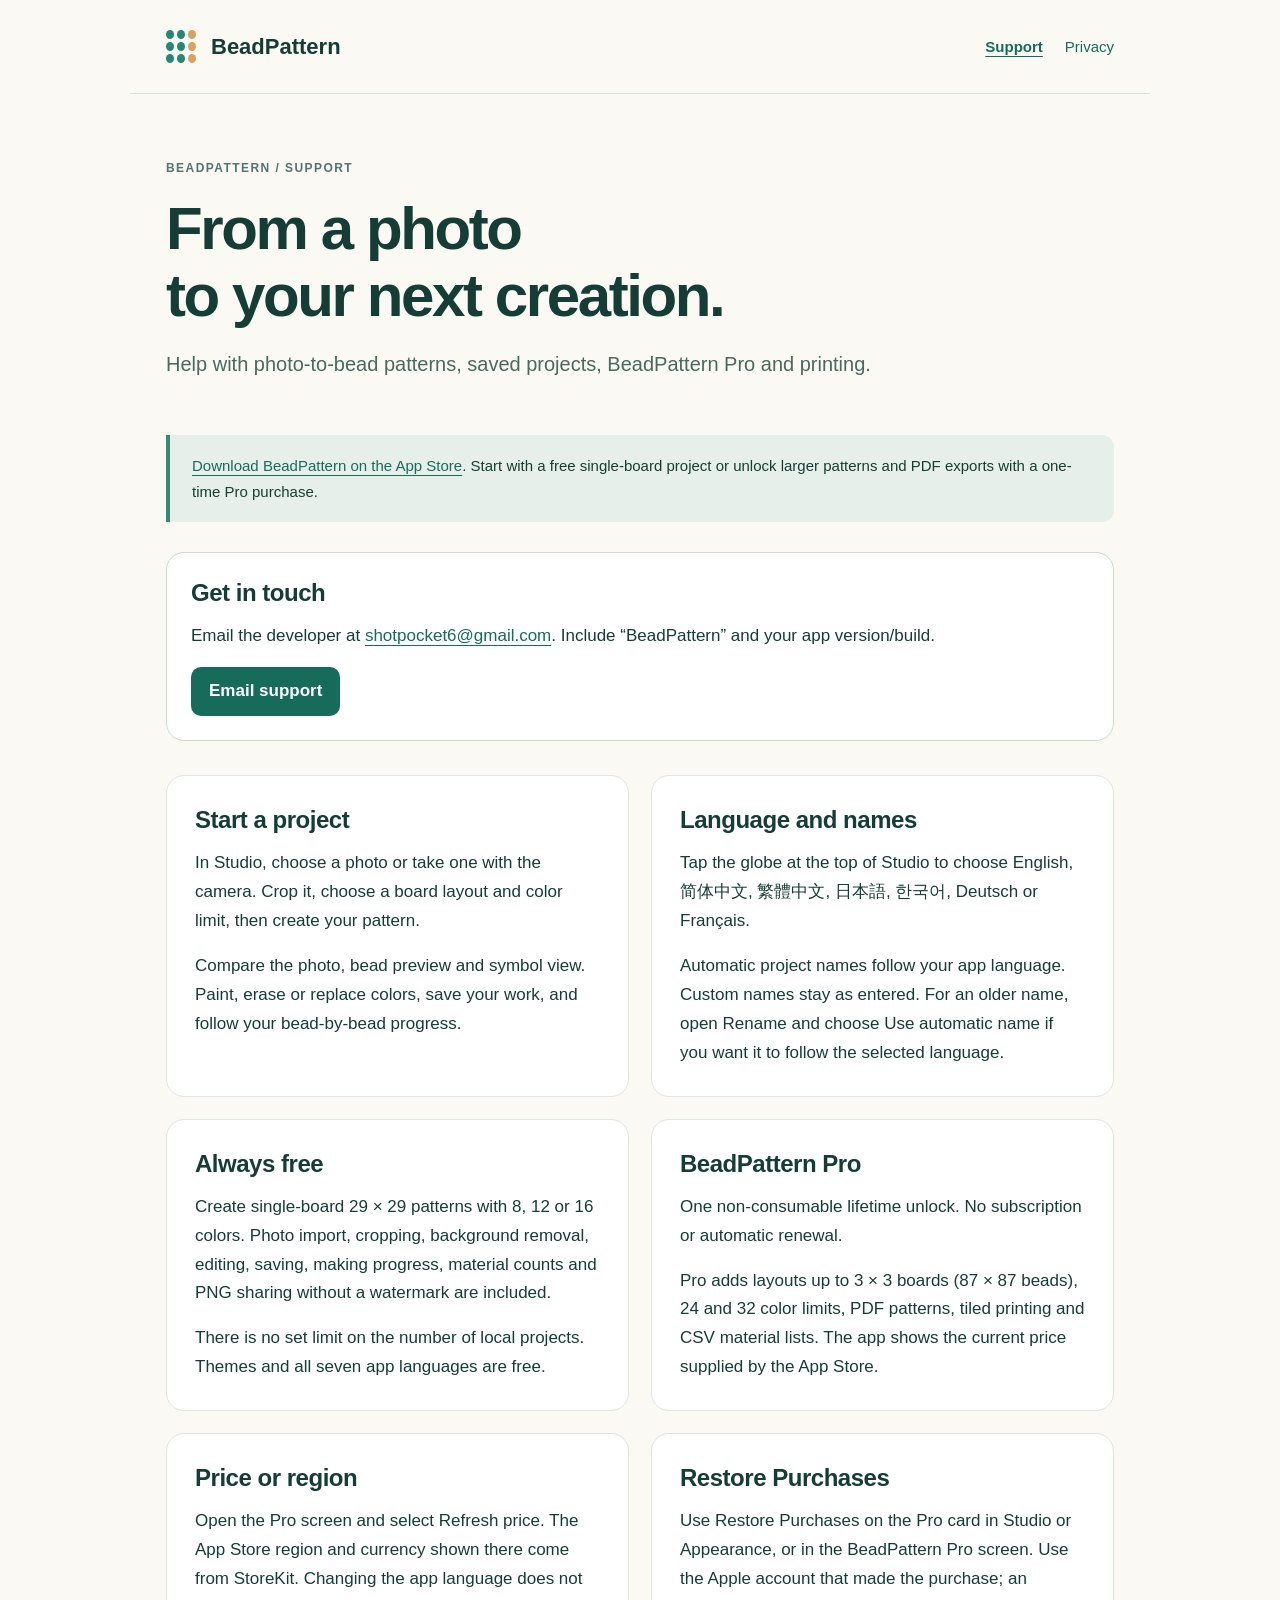
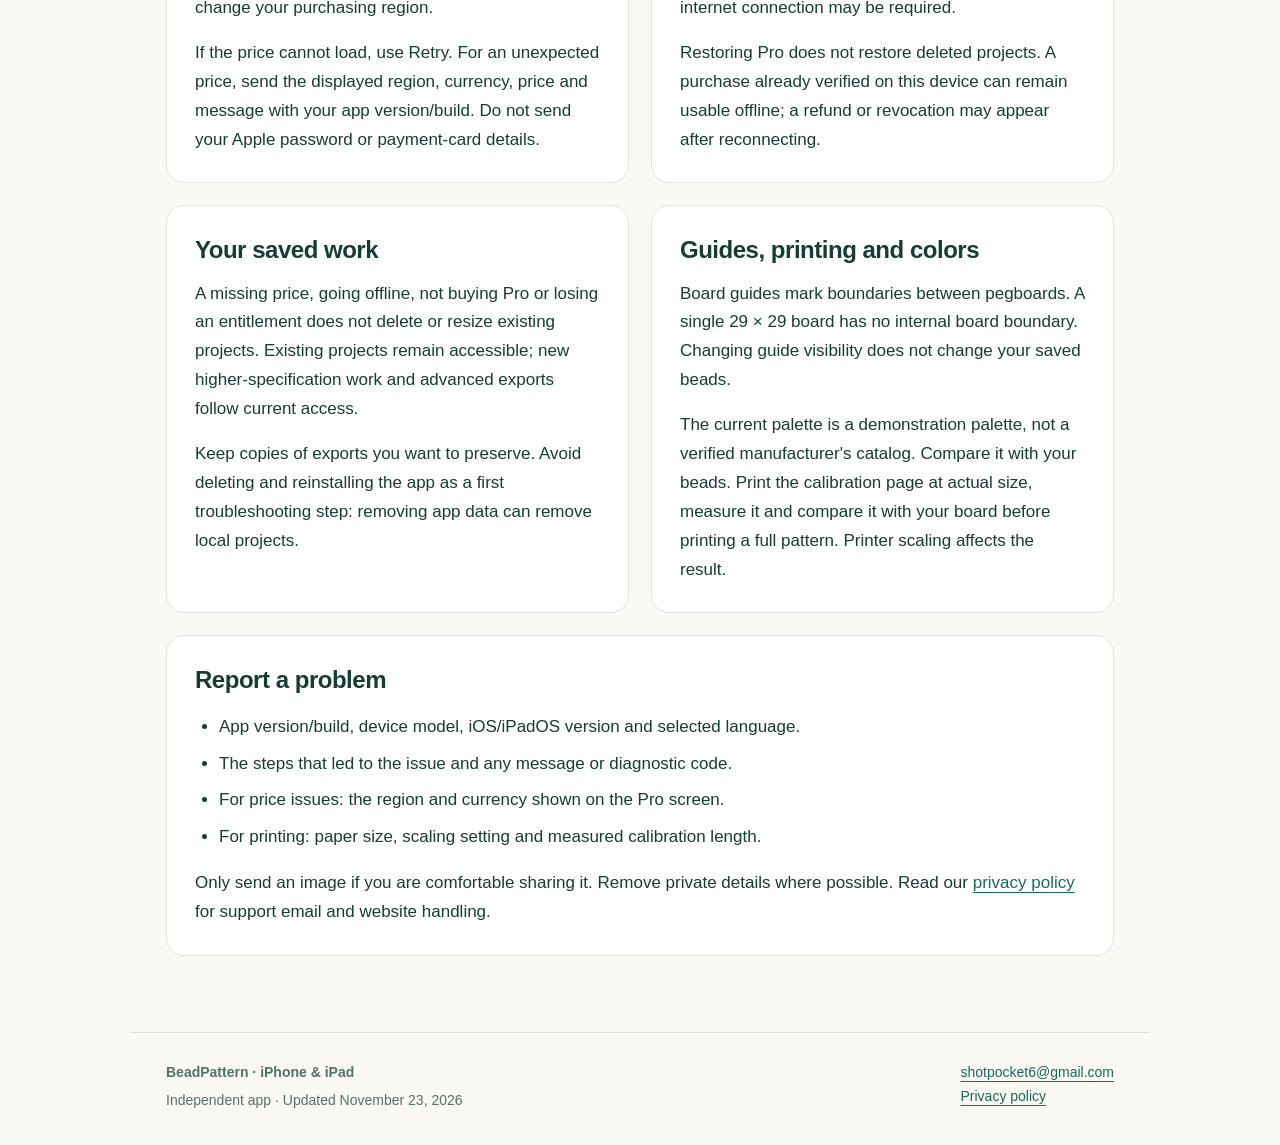
<file: index.html>
<!doctype html>
<html lang="en"><head><meta charset="utf-8"><meta name="viewport" content="width=device-width,initial-scale=1"><meta name="color-scheme" content="light"><meta name="description" content="BeadPattern support: photos, bead patterns, Pro, local projects and printing."><title>Support · BeadPattern</title><link rel="stylesheet" href="styles.css"></head><body><a class="skip" href="#main">Skip to content</a><header><a class="brand" href="index.html"><span class="beads" aria-hidden="true"><i></i><i></i><i></i><i></i><i></i><i></i><i></i><i></i><i></i></span>BeadPattern</a><nav aria-label="Main"><a href="support.html" aria-current="page">Support</a><a href="privacy.html">Privacy</a></nav></header><main id="main"><section class="hero"><p class="eyebrow">BeadPattern / Support</p><h1>From a photo<br>to your next creation.</h1><p class="lede">Help with photo-to-bead patterns, saved projects, BeadPattern Pro and printing.</p></section><aside class="notice"><a href="https://apps.apple.com/app/id6816259992">Download BeadPattern on the App Store</a>. Start with a free single-board project or unlock larger patterns and PDF exports with a one-time Pro purchase.</aside><section class="contact"><h2>Get in touch</h2><p>Email the developer at <a href="mailto:shotpocket6@gmail.com?subject=BeadPattern%20support">shotpocket6@gmail.com</a>. Include “BeadPattern” and your app version/build.</p><a class="button" href="mailto:shotpocket6@gmail.com?subject=BeadPattern%20support">Email support</a></section><div class="grid"><section class="card"><h2>Start a project</h2><p>In Studio, choose a photo or take one with the camera. Crop it, choose a board layout and color limit, then create your pattern.</p><p>Compare the photo, bead preview and symbol view. Paint, erase or replace colors, save your work, and follow your bead-by-bead progress.</p></section><section class="card"><h2>Language and names</h2><p>Tap the globe at the top of Studio to choose English, 简体中文, 繁體中文, 日本語, 한국어, Deutsch or Français.</p><p>Automatic project names follow your app language. Custom names stay as entered. For an older name, open Rename and choose Use automatic name if you want it to follow the selected language.</p></section><section class="card"><h2>Always free</h2><p>Create single-board 29 × 29 patterns with 8, 12 or 16 colors. Photo import, cropping, background removal, editing, saving, making progress, material counts and PNG sharing without a watermark are included.</p><p>There is no set limit on the number of local projects. Themes and all seven app languages are free.</p></section><section class="card"><h2>BeadPattern Pro</h2><p>One non-consumable lifetime unlock. No subscription or automatic renewal.</p><p>Pro adds layouts up to 3 × 3 boards (87 × 87 beads), 24 and 32 color limits, PDF patterns, tiled printing and CSV material lists. The app shows the current price supplied by the App Store.</p></section><section class="card"><h2>Price or region</h2><p>Open the Pro screen and select Refresh price. The App Store region and currency shown there come from StoreKit. Changing the app language does not change your purchasing region.</p><p>If the price cannot load, use Retry. For an unexpected price, send the displayed region, currency, price and message with your app version/build. Do not send your Apple password or payment-card details.</p></section><section class="card"><h2>Restore Purchases</h2><p>Use Restore Purchases on the Pro card in Studio or Appearance, or in the BeadPattern Pro screen. Use the Apple account that made the purchase; an internet connection may be required.</p><p>Restoring Pro does not restore deleted projects. A purchase already verified on this device can remain usable offline; a refund or revocation may appear after reconnecting.</p></section><section class="card"><h2>Your saved work</h2><p>A missing price, going offline, not buying Pro or losing an entitlement does not delete or resize existing projects. Existing projects remain accessible; new higher-specification work and advanced exports follow current access.</p><p>Keep copies of exports you want to preserve. Avoid deleting and reinstalling the app as a first troubleshooting step: removing app data can remove local projects.</p></section><section class="card"><h2>Guides, printing and colors</h2><p>Board guides mark boundaries between pegboards. A single 29 × 29 board has no internal board boundary. Changing guide visibility does not change your saved beads.</p><p>The current palette is a demonstration palette, not a verified manufacturer's catalog. Compare it with your beads. Print the calibration page at actual size, measure it and compare it with your board before printing a full pattern. Printer scaling affects the result.</p></section><section class="card wide"><h2>Report a problem</h2><ul><li>App version/build, device model, iOS/iPadOS version and selected language.</li><li>The steps that led to the issue and any message or diagnostic code.</li><li>For price issues: the region and currency shown on the Pro screen.</li><li>For printing: paper size, scaling setting and measured calibration length.</li></ul><p>Only send an image if you are comfortable sharing it. Remove private details where possible. Read our <a href="privacy.html">privacy policy</a> for support email and website handling.</p></section></div></main><footer><div><strong>BeadPattern · iPhone &amp; iPad</strong><p>Independent app · Updated November 23, 2026</p></div><div><a href="mailto:shotpocket6@gmail.com?subject=BeadPattern%20support">shotpocket6@gmail.com</a><br><a href="privacy.html">Privacy policy</a></div></footer></body></html>
</file>
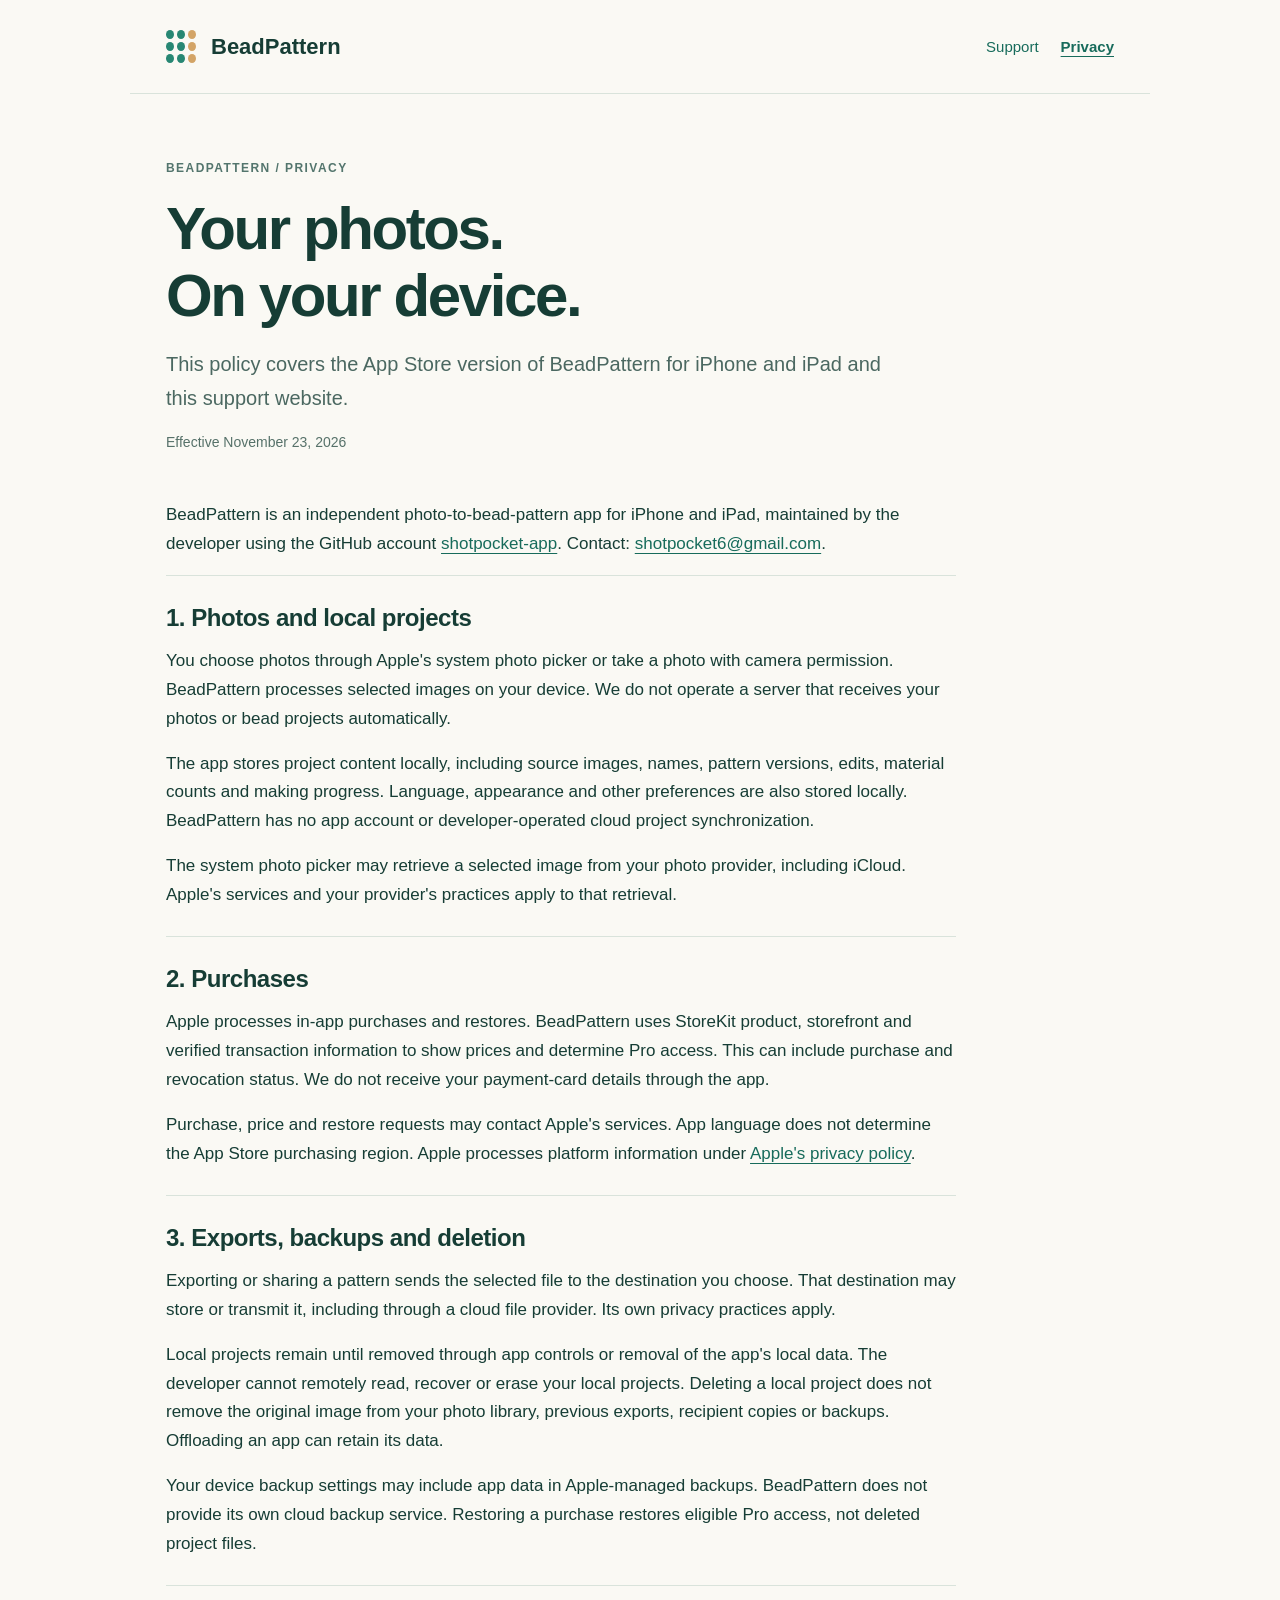
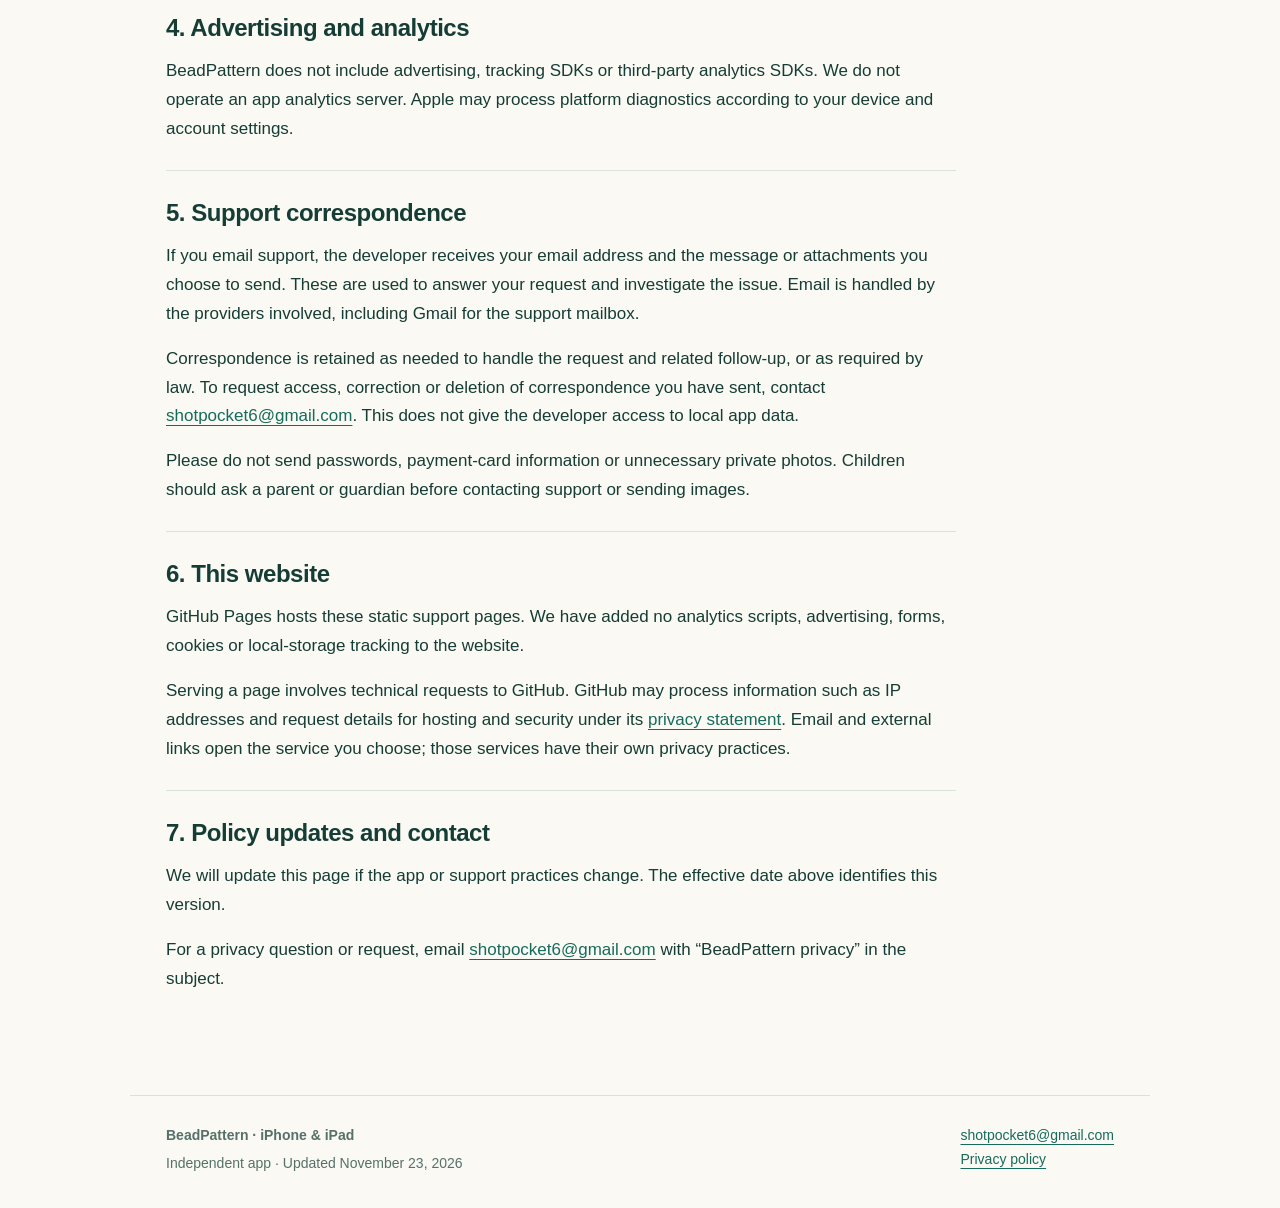
<file: privacy.html>
<!doctype html>
<html lang="en"><head><meta charset="utf-8"><meta name="viewport" content="width=device-width,initial-scale=1"><meta name="color-scheme" content="light"><meta name="description" content="How BeadPattern handles photos, projects, purchases, support email and this website."><title>Privacy policy · BeadPattern</title><link rel="stylesheet" href="styles.css"></head><body><a class="skip" href="#main">Skip to content</a><header><a class="brand" href="index.html"><span class="beads" aria-hidden="true"><i></i><i></i><i></i><i></i><i></i><i></i><i></i><i></i><i></i></span>BeadPattern</a><nav aria-label="Main"><a href="support.html">Support</a><a href="privacy.html" aria-current="page">Privacy</a></nav></header><main id="main"><section class="hero"><p class="eyebrow">BeadPattern / Privacy</p><h1>Your photos.<br>On your device.</h1><p class="lede">This policy covers the App Store version of BeadPattern for iPhone and iPad and this support website.</p><p class="muted">Effective November 23, 2026</p></section><div class="reading"><p>BeadPattern is an independent photo-to-bead-pattern app for iPhone and iPad, maintained by the developer using the GitHub account <a href="https://github.com/shotpocket-app">shotpocket-app</a>. Contact: <a href="mailto:shotpocket6@gmail.com?subject=BeadPattern%20privacy">shotpocket6@gmail.com</a>.</p><section><h2>1. Photos and local projects</h2><p>You choose photos through Apple's system photo picker or take a photo with camera permission. BeadPattern processes selected images on your device. We do not operate a server that receives your photos or bead projects automatically.</p><p>The app stores project content locally, including source images, names, pattern versions, edits, material counts and making progress. Language, appearance and other preferences are also stored locally. BeadPattern has no app account or developer-operated cloud project synchronization.</p><p>The system photo picker may retrieve a selected image from your photo provider, including iCloud. Apple's services and your provider's practices apply to that retrieval.</p></section><section><h2>2. Purchases</h2><p>Apple processes in-app purchases and restores. BeadPattern uses StoreKit product, storefront and verified transaction information to show prices and determine Pro access. This can include purchase and revocation status. We do not receive your payment-card details through the app.</p><p>Purchase, price and restore requests may contact Apple's services. App language does not determine the App Store purchasing region. Apple processes platform information under <a href="https://www.apple.com/legal/privacy/">Apple's privacy policy</a>.</p></section><section><h2>3. Exports, backups and deletion</h2><p>Exporting or sharing a pattern sends the selected file to the destination you choose. That destination may store or transmit it, including through a cloud file provider. Its own privacy practices apply.</p><p>Local projects remain until removed through app controls or removal of the app's local data. The developer cannot remotely read, recover or erase your local projects. Deleting a local project does not remove the original image from your photo library, previous exports, recipient copies or backups. Offloading an app can retain its data.</p><p>Your device backup settings may include app data in Apple-managed backups. BeadPattern does not provide its own cloud backup service. Restoring a purchase restores eligible Pro access, not deleted project files.</p></section><section><h2>4. Advertising and analytics</h2><p>BeadPattern does not include advertising, tracking SDKs or third-party analytics SDKs. We do not operate an app analytics server. Apple may process platform diagnostics according to your device and account settings.</p></section><section><h2>5. Support correspondence</h2><p>If you email support, the developer receives your email address and the message or attachments you choose to send. These are used to answer your request and investigate the issue. Email is handled by the providers involved, including Gmail for the support mailbox.</p><p>Correspondence is retained as needed to handle the request and related follow-up, or as required by law. To request access, correction or deletion of correspondence you have sent, contact <a href="mailto:shotpocket6@gmail.com?subject=BeadPattern%20privacy">shotpocket6@gmail.com</a>. This does not give the developer access to local app data.</p><p>Please do not send passwords, payment-card information or unnecessary private photos. Children should ask a parent or guardian before contacting support or sending images.</p></section><section><h2>6. This website</h2><p>GitHub Pages hosts these static support pages. We have added no analytics scripts, advertising, forms, cookies or local-storage tracking to the website.</p><p>Serving a page involves technical requests to GitHub. GitHub may process information such as IP addresses and request details for hosting and security under its <a href="https://docs.github.com/en/site-policy/privacy-policies/github-general-privacy-statement">privacy statement</a>. Email and external links open the service you choose; those services have their own privacy practices.</p></section><section><h2>7. Policy updates and contact</h2><p>We will update this page if the app or support practices change. The effective date above identifies this version.</p><p>For a privacy question or request, email <a href="mailto:shotpocket6@gmail.com?subject=BeadPattern%20privacy">shotpocket6@gmail.com</a> with “BeadPattern privacy” in the subject.</p></section></div></main><footer><div><strong>BeadPattern · iPhone &amp; iPad</strong><p>Independent app · Updated November 23, 2026</p></div><div><a href="mailto:shotpocket6@gmail.com?subject=BeadPattern%20support">shotpocket6@gmail.com</a><br><a href="privacy.html">Privacy policy</a></div></footer></body></html>
</file>
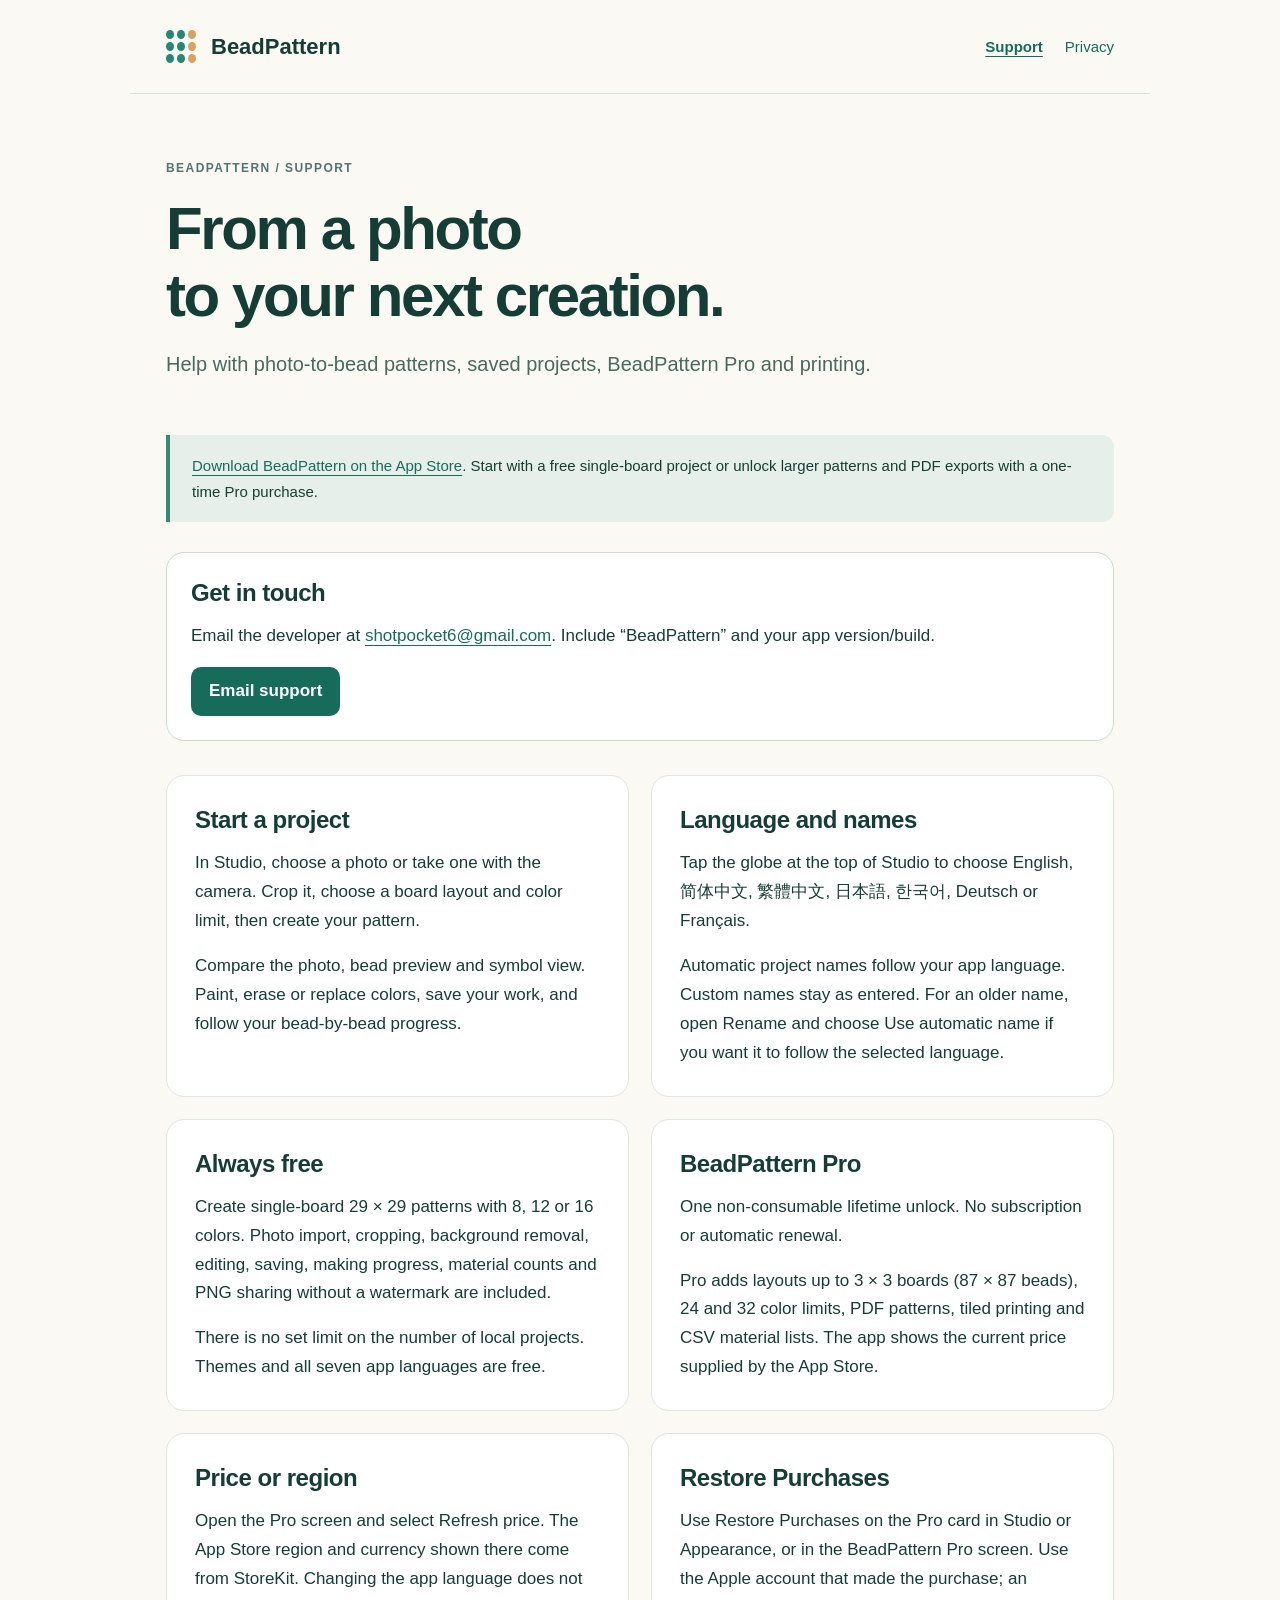
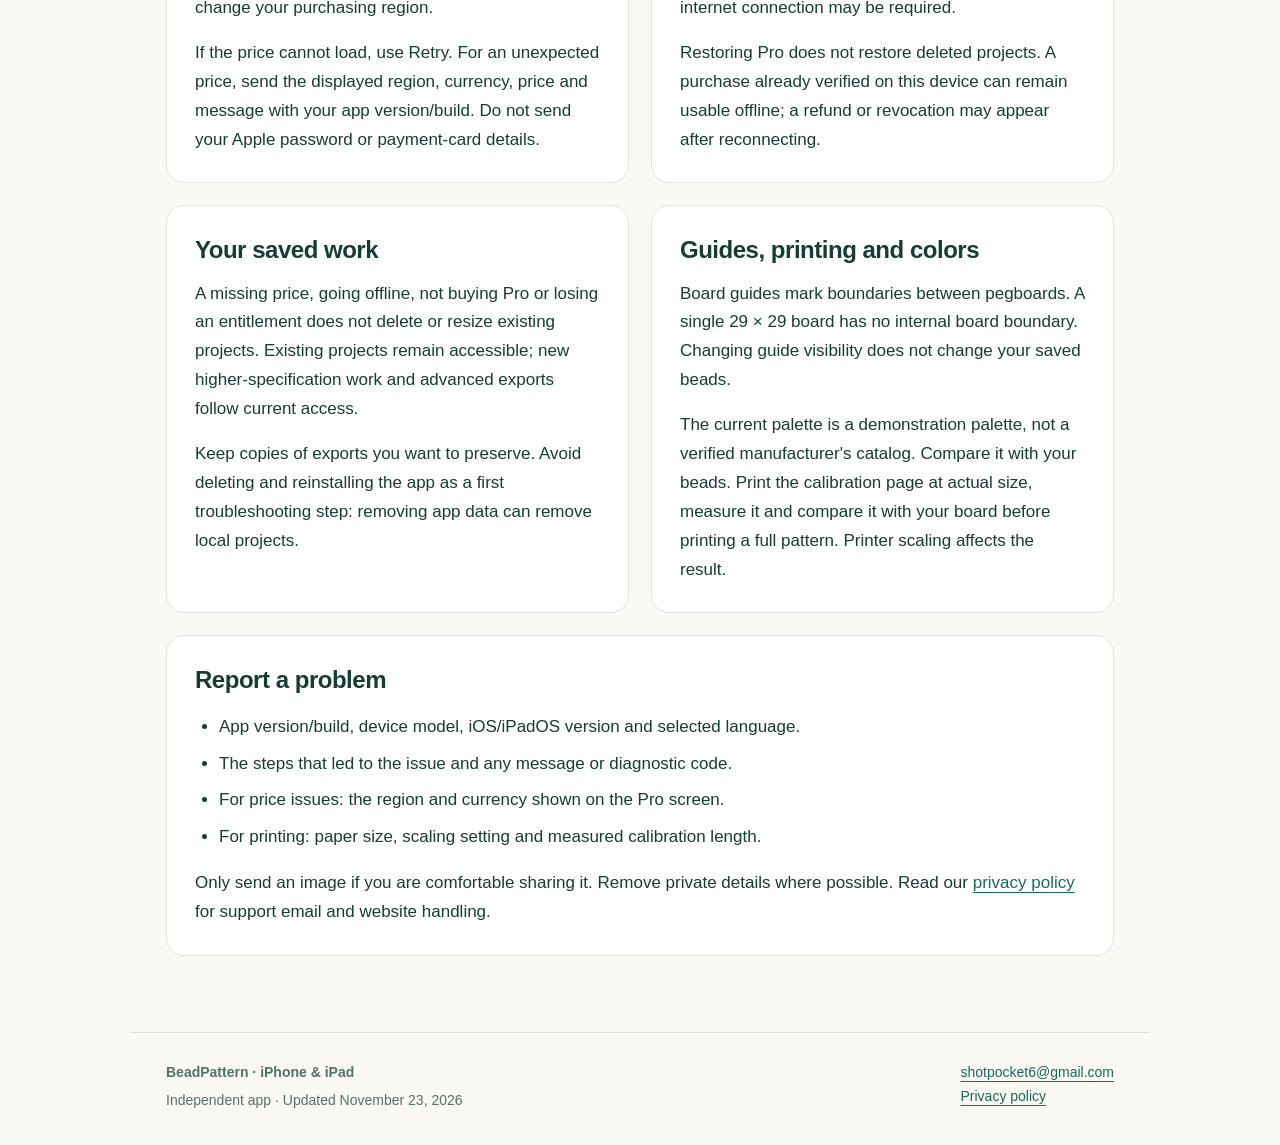
<file: support.html>
<!doctype html>
<html lang="en"><head><meta charset="utf-8"><meta name="viewport" content="width=device-width,initial-scale=1"><meta name="color-scheme" content="light"><meta name="description" content="Help and contact for BeadPattern for iPhone and iPad."><title>Support · BeadPattern</title><link rel="stylesheet" href="styles.css"></head><body><a class="skip" href="#main">Skip to content</a><header><a class="brand" href="index.html"><span class="beads" aria-hidden="true"><i></i><i></i><i></i><i></i><i></i><i></i><i></i><i></i><i></i></span>BeadPattern</a><nav aria-label="Main"><a href="support.html" aria-current="page">Support</a><a href="privacy.html">Privacy</a></nav></header><main id="main"><section class="hero"><p class="eyebrow">BeadPattern / Support</p><h1>From a photo<br>to your next creation.</h1><p class="lede">Help with photo-to-bead patterns, saved projects, BeadPattern Pro and printing.</p></section><aside class="notice"><a href="https://apps.apple.com/app/id6816259992">Download BeadPattern on the App Store</a>. Start with a free single-board project or unlock larger patterns and PDF exports with a one-time Pro purchase.</aside><section class="contact"><h2>Get in touch</h2><p>Email the developer at <a href="mailto:shotpocket6@gmail.com?subject=BeadPattern%20support">shotpocket6@gmail.com</a>. Include “BeadPattern” and your app version/build.</p><a class="button" href="mailto:shotpocket6@gmail.com?subject=BeadPattern%20support">Email support</a></section><div class="grid"><section class="card"><h2>Start a project</h2><p>In Studio, choose a photo or take one with the camera. Crop it, choose a board layout and color limit, then create your pattern.</p><p>Compare the photo, bead preview and symbol view. Paint, erase or replace colors, save your work, and follow your bead-by-bead progress.</p></section><section class="card"><h2>Language and names</h2><p>Tap the globe at the top of Studio to choose English, 简体中文, 繁體中文, 日本語, 한국어, Deutsch or Français.</p><p>Automatic project names follow your app language. Custom names stay as entered. For an older name, open Rename and choose Use automatic name if you want it to follow the selected language.</p></section><section class="card"><h2>Always free</h2><p>Create single-board 29 × 29 patterns with 8, 12 or 16 colors. Photo import, cropping, background removal, editing, saving, making progress, material counts and PNG sharing without a watermark are included.</p><p>There is no set limit on the number of local projects. Themes and all seven app languages are free.</p></section><section class="card"><h2>BeadPattern Pro</h2><p>One non-consumable lifetime unlock. No subscription or automatic renewal.</p><p>Pro adds layouts up to 3 × 3 boards (87 × 87 beads), 24 and 32 color limits, PDF patterns, tiled printing and CSV material lists. The app shows the current price supplied by the App Store.</p></section><section class="card"><h2>Price or region</h2><p>Open the Pro screen and select Refresh price. The App Store region and currency shown there come from StoreKit. Changing the app language does not change your purchasing region.</p><p>If the price cannot load, use Retry. For an unexpected price, send the displayed region, currency, price and message with your app version/build. Do not send your Apple password or payment-card details.</p></section><section class="card"><h2>Restore Purchases</h2><p>Use Restore Purchases on the Pro card in Studio or Appearance, or in the BeadPattern Pro screen. Use the Apple account that made the purchase; an internet connection may be required.</p><p>Restoring Pro does not restore deleted projects. A purchase already verified on this device can remain usable offline; a refund or revocation may appear after reconnecting.</p></section><section class="card"><h2>Your saved work</h2><p>A missing price, going offline, not buying Pro or losing an entitlement does not delete or resize existing projects. Existing projects remain accessible; new higher-specification work and advanced exports follow current access.</p><p>Keep copies of exports you want to preserve. Avoid deleting and reinstalling the app as a first troubleshooting step: removing app data can remove local projects.</p></section><section class="card"><h2>Guides, printing and colors</h2><p>Board guides mark boundaries between pegboards. A single 29 × 29 board has no internal board boundary. Changing guide visibility does not change your saved beads.</p><p>The current palette is a demonstration palette, not a verified manufacturer's catalog. Compare it with your beads. Print the calibration page at actual size, measure it and compare it with your board before printing a full pattern. Printer scaling affects the result.</p></section><section class="card wide"><h2>Report a problem</h2><ul><li>App version/build, device model, iOS/iPadOS version and selected language.</li><li>The steps that led to the issue and any message or diagnostic code.</li><li>For price issues: the region and currency shown on the Pro screen.</li><li>For printing: paper size, scaling setting and measured calibration length.</li></ul><p>Only send an image if you are comfortable sharing it. Remove private details where possible. Read our <a href="privacy.html">privacy policy</a> for support email and website handling.</p></section></div></main><footer><div><strong>BeadPattern · iPhone &amp; iPad</strong><p>Independent app · Updated November 23, 2026</p></div><div><a href="mailto:shotpocket6@gmail.com?subject=BeadPattern%20support">shotpocket6@gmail.com</a><br><a href="privacy.html">Privacy policy</a></div></footer></body></html>
</file>
<file: styles.css>
*{box-sizing:border-box}html{scroll-behavior:smooth}body{margin:0;background:#faf9f4;color:#163d35;font:17px/1.7 -apple-system,BlinkMacSystemFont,"Segoe UI",sans-serif}a{color:#176b5b;text-underline-offset:4px}a:hover{color:#123f35}a:focus-visible{outline:3px solid #b47618;outline-offset:5px}header,main,footer{max-width:1020px;margin:auto;padding:28px 36px}header{display:flex;justify-content:space-between;align-items:center;gap:20px;border-bottom:1px solid #d9e3db}.brand{display:flex;align-items:center;gap:12px;font-size:22px;font-weight:750;text-decoration:none;color:#163d35}.beads{width:33px;height:33px;display:grid;grid-template-columns:repeat(3,8px);gap:3px}.beads i{border-radius:50%;background:#278773}.beads i:nth-child(3n){background:#d3a466}nav{display:flex;gap:22px}nav a{font-size:15px;text-decoration:none}nav a[aria-current=page]{text-decoration:underline;font-weight:700}.eyebrow{letter-spacing:.12em;text-transform:uppercase;font-size:12px;font-weight:750;color:#53756d}.hero{padding:36px 0 30px}h1{font-size:clamp(36px,6vw,60px);line-height:1.12;letter-spacing:-.04em;margin:12px 0 18px;font-weight:750}h2{font-size:24px;line-height:1.3;letter-spacing:-.02em;margin:0 0 14px}h3{font-size:18px;margin:18px 0 7px}p{margin:0 0 16px}.lede{font-size:20px;max-width:720px;color:#4b6861}.badge{display:inline-block;background:#f0e5cf;color:#6b4d21;border-radius:99px;padding:4px 12px;font-size:12px;font-weight:700}.notice{background:#e6efea;border-left:4px solid #378976;padding:18px 22px;margin:8px 0 30px;border-radius:0 12px 12px 0;font-size:15px}.contact{padding:24px;border:1px solid #cadbd0;border-radius:18px;background:#fff;margin-bottom:34px}.button{display:inline-block;padding:10px 18px;border-radius:10px;background:#176b5b;color:#fff;font-weight:650;text-decoration:none}.button:hover{background:#134f43;color:#fff}.grid{display:grid;grid-template-columns:1fr 1fr;gap:22px}.card{padding:28px;background:#fff;border:1px solid #dee6dd;border-radius:18px}.card p:last-child,.notice p:last-child{margin-bottom:0}.wide{grid-column:1/-1}.reading{max-width:790px}.reading section{border-top:1px solid #d9e3db;padding:26px 0 10px}.muted{color:#567169;font-size:14px}ul,ol{padding-left:24px}li{margin-bottom:8px}footer{margin-top:48px;display:flex;justify-content:space-between;gap:24px;border-top:1px solid #d9e3db;font-size:14px;color:#567169}footer p{margin:4px 0}.skip{position:absolute;left:16px;top:-80px;background:white;padding:8px}.skip:focus{top:10px}@media(max-width:650px){header,main,footer{padding:22px}header{align-items:flex-start}.brand{font-size:19px}nav{gap:14px;font-size:14px}.hero{padding-top:24px}.grid{grid-template-columns:1fr}.card{padding:22px}footer{flex-direction:column}.lede{font-size:18px}}@media(prefers-reduced-motion:reduce){html{scroll-behavior:auto}}
</file>
